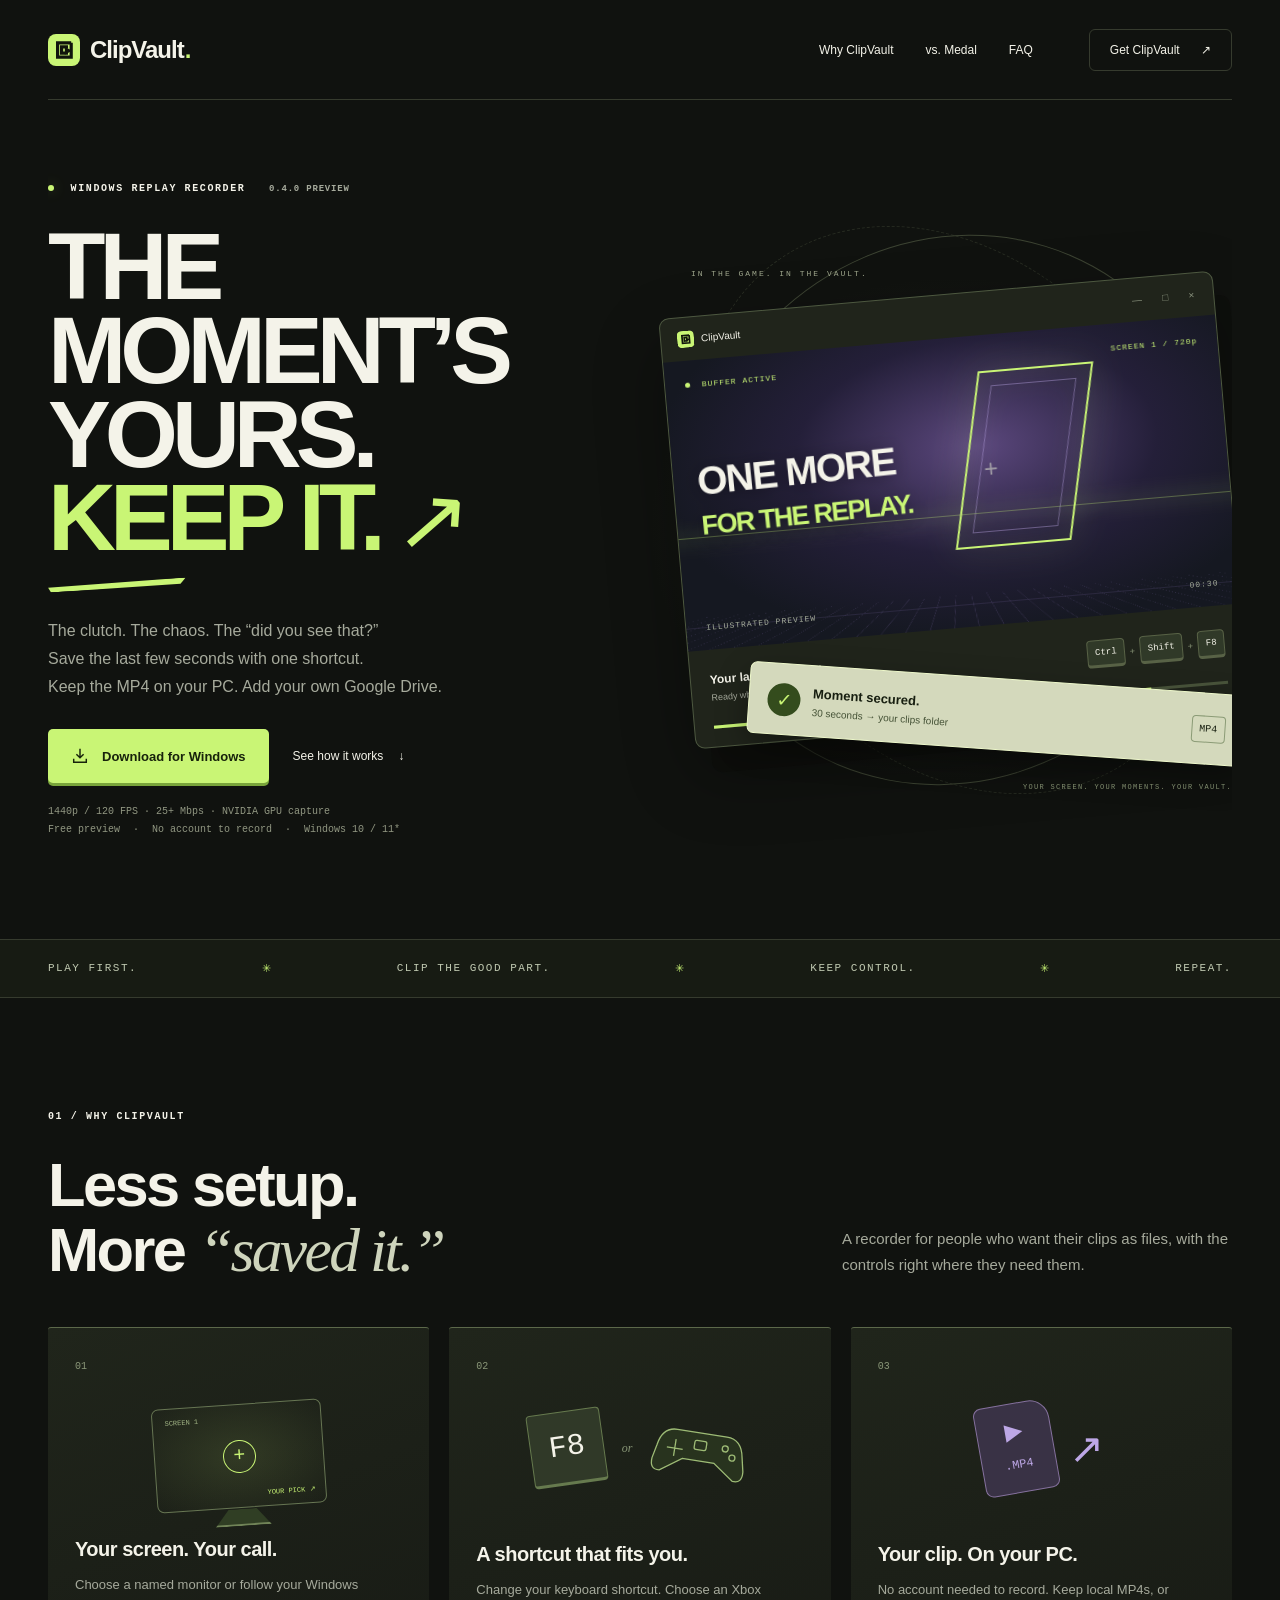
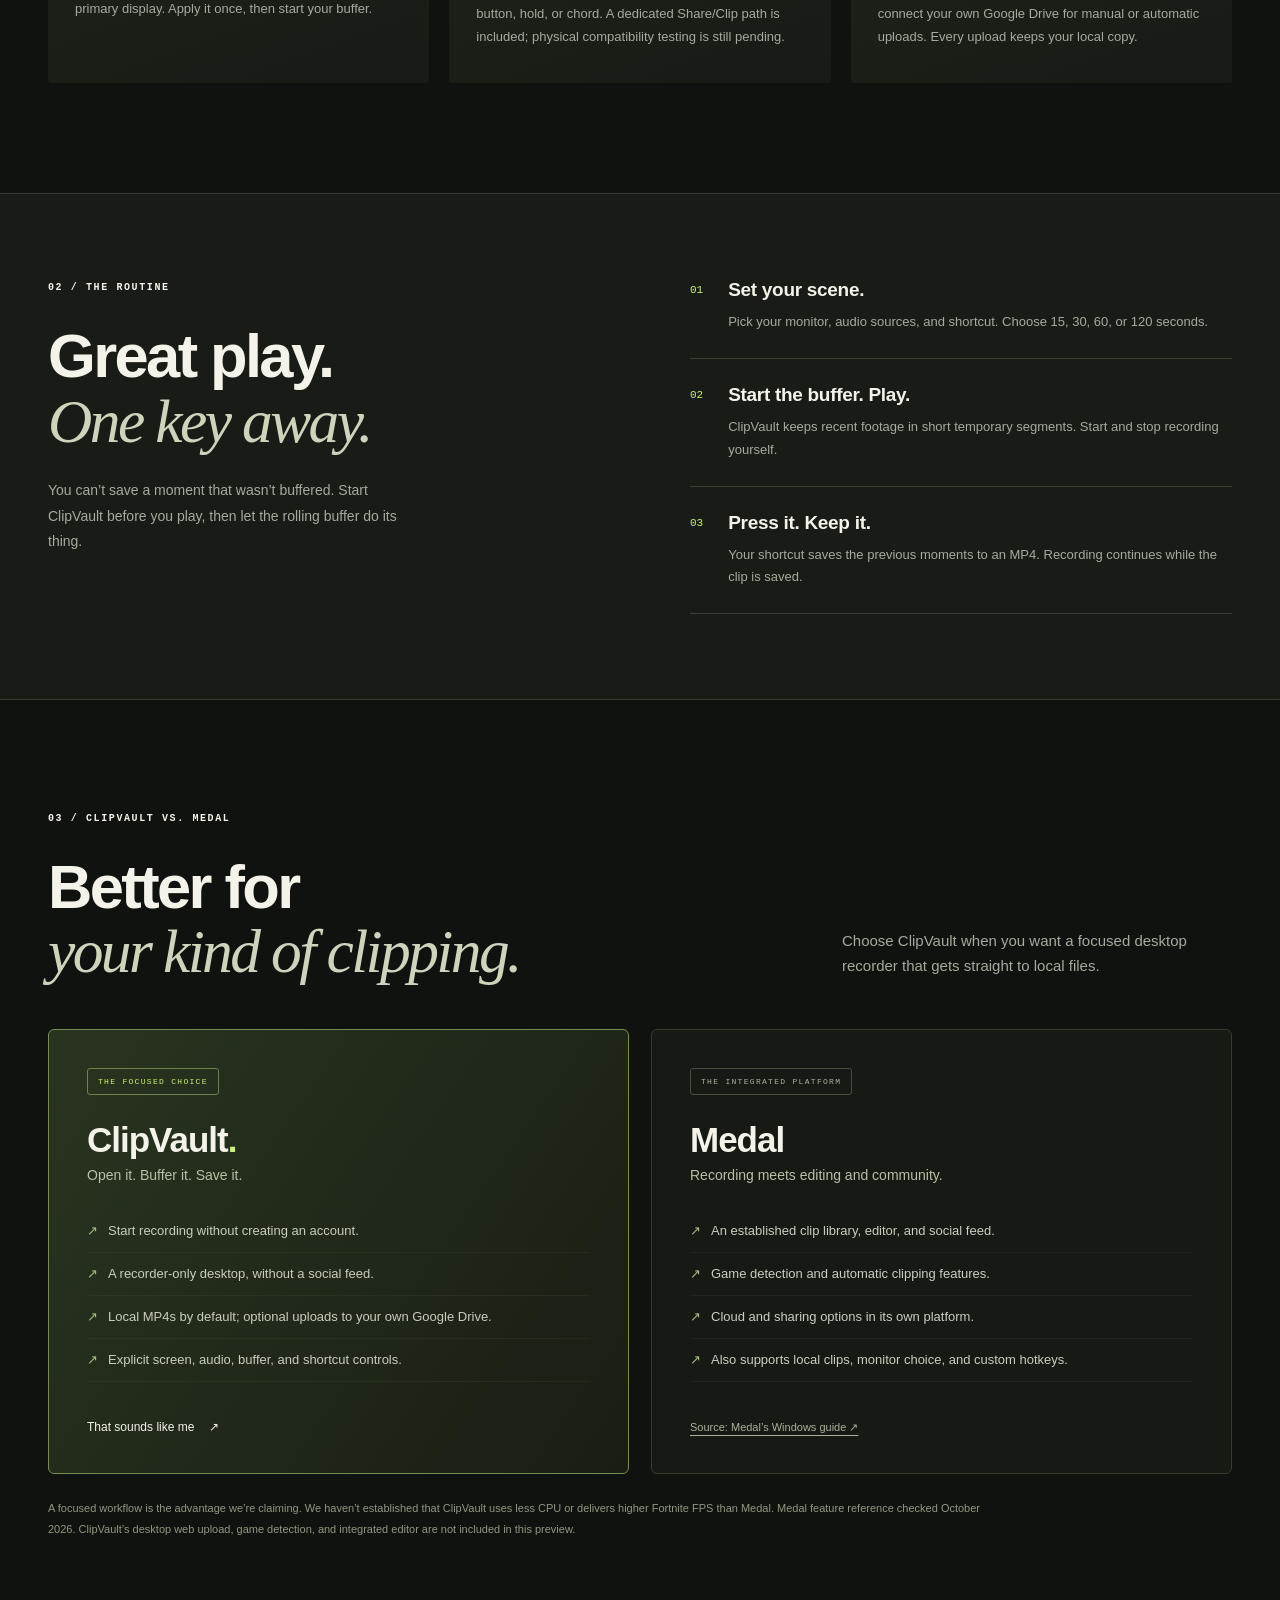
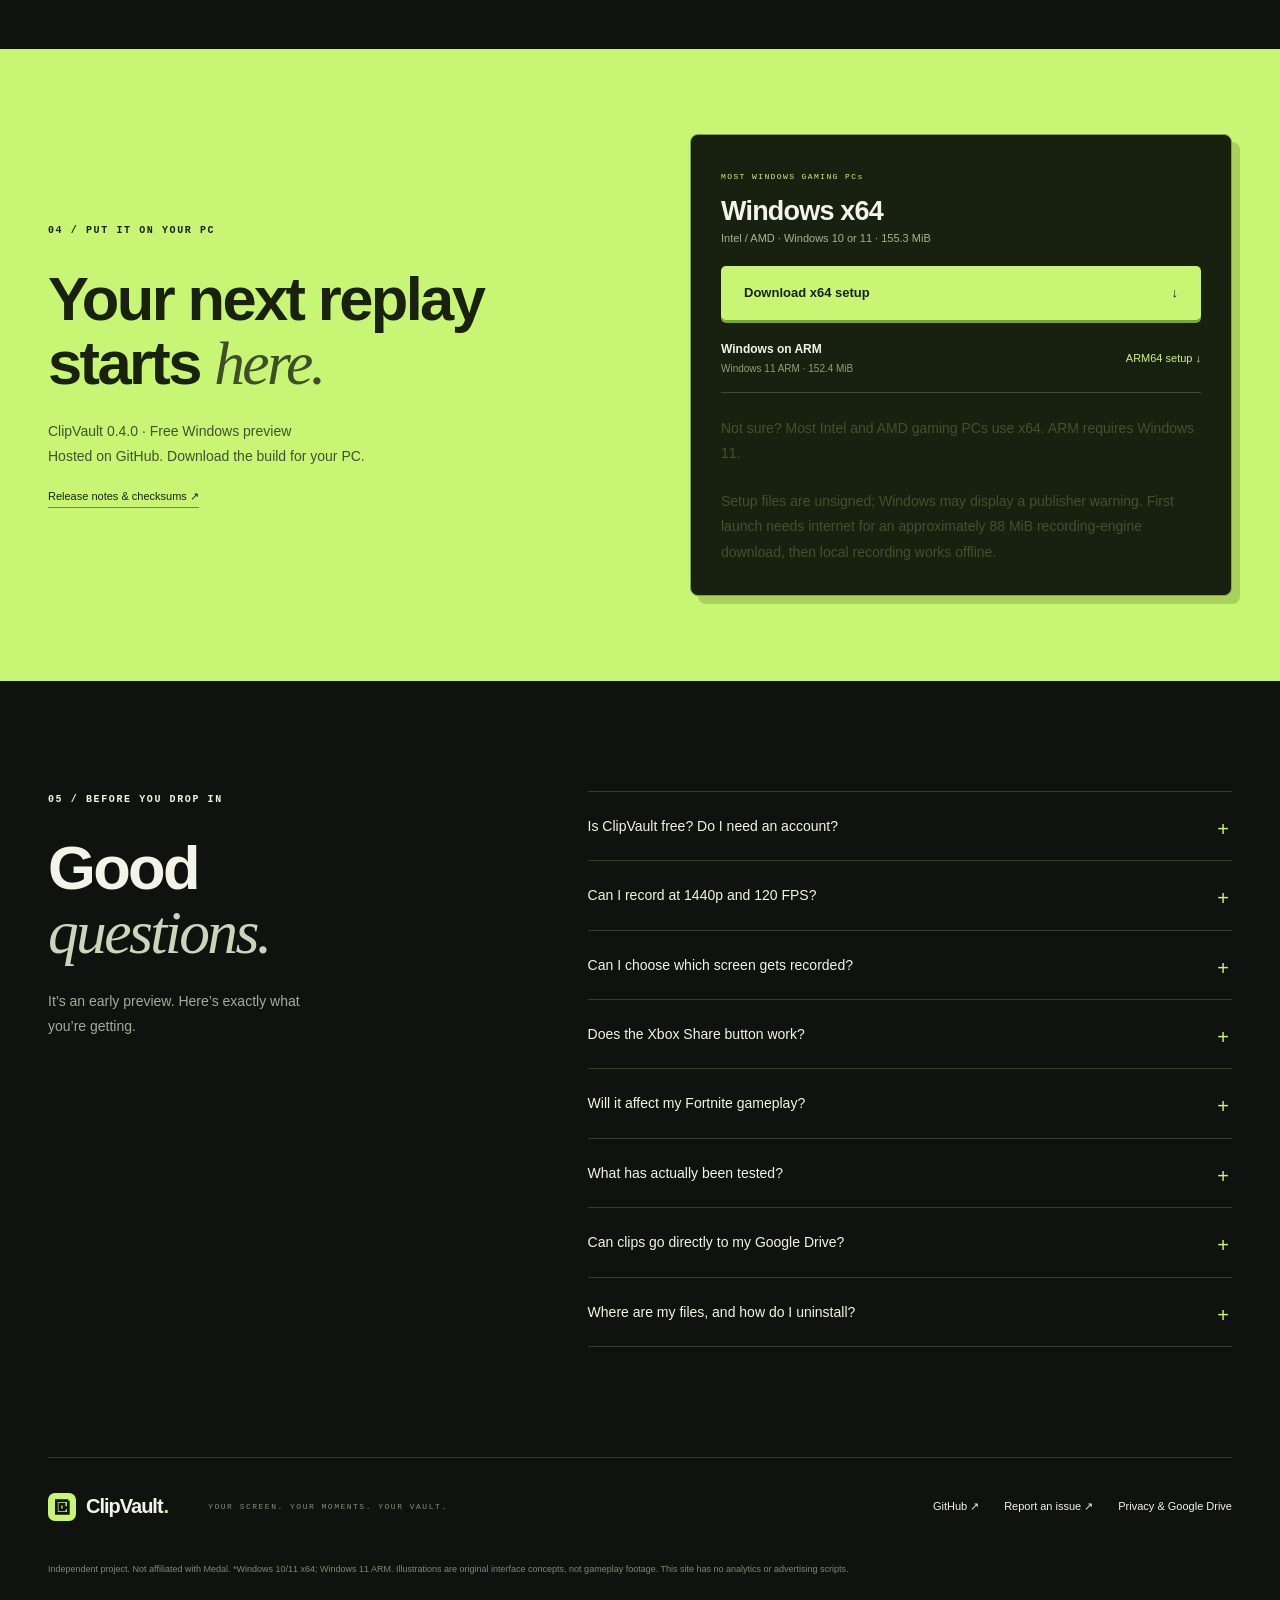
<file: index.html>
<!doctype html>
<html lang="en">
<head>
  <meta charset="utf-8"><meta name="viewport" content="width=device-width, initial-scale=1">
  <meta name="theme-color" content="#10120f">
  <meta http-equiv="Content-Security-Policy" content="default-src 'self'; script-src 'self'; style-src 'self'; img-src 'self'; connect-src 'self'; object-src 'none'; base-uri 'self'; form-action 'none'">
  <meta name="description" content="ClipVault is a focused Windows replay recorder. Pick your screen, set your shortcut, and save the last 15–120 seconds straight to a local MP4. Download the free preview.">
  <link rel="canonical" href="https://jjdelite06.github.io/">
  <meta property="og:title" content="ClipVault — Keep the moment."><meta property="og:description" content="Your screen. Your shortcut. Your replay. A focused Windows clip recorder, with no account needed.">
  <title>ClipVault — Keep the moment.</title>
  <link rel="icon" href="assets/mark.svg" type="image/svg+xml"><link rel="stylesheet" href="styles.css"><script src="app.js" defer></script>
</head>
<body>
  <a class="skip" href="#main">Skip to content</a>
  <header class="nav wrap">
    <a class="brand" href="#" aria-label="ClipVault home"><img src="assets/mark.svg" alt="" width="32" height="32">ClipVault<span>.</span></a>
    <nav aria-label="Main navigation"><a href="#why">Why ClipVault</a><a href="#compare">vs. Medal</a><a href="#questions">FAQ</a></nav>
    <a class="nav-download" href="#download">Get ClipVault <span aria-hidden="true">↗</span></a>
  </header>
  <main id="main">
    <section class="hero wrap">
      <div class="hero-copy">
        <p class="eyebrow"><span class="dot"></span> WINDOWS REPLAY RECORDER <span class="version-tag">0.4.0 PREVIEW</span></p>
        <h1>THE MOMENT’S<br>YOURS.<br><span>KEEP IT.</span><i aria-hidden="true">↗</i></h1>
        <p class="intro">The clutch. The chaos. The “did you see that?”<br>Save the last few seconds with one shortcut.<br>Keep the MP4 on your PC. Add your own Google Drive.</p>
        <div class="hero-actions"><a class="button lime" href="#download"><svg viewBox="0 0 20 20" aria-hidden="true"><path d="M10 2v10m-4-4 4 4 4-4M3 13v4h14v-4"/></svg>Download for Windows</a><a class="text-link" href="#how">See how it works <span>↓</span></a></div>
        <p class="micro">1440p / 120 FPS · 25+ Mbps · NVIDIA GPU capture<br>Free preview <span>·</span> No account to record <span>·</span> Windows 10 / 11*</p>
      </div>
      <div class="hero-art" aria-label="Illustrated preview of the ClipVault recorder. Not recorded gameplay.">
        <div class="orbit orbit-one"></div><div class="orbit orbit-two"></div><div class="art-label">IN THE GAME. IN THE VAULT.</div>
        <div class="clip-window">
          <div class="window-top"><span><img src="assets/mark.svg" alt="" width="17" height="17"> ClipVault</span><span class="window-controls" aria-hidden="true">— &nbsp; □ &nbsp; ×</span></div>
          <div class="arena">
            <div class="arena-grid"></div><div class="portal"></div><div class="horizon"></div><div class="crosshair" aria-hidden="true">+</div>
            <div class="arena-top"><span><i></i> BUFFER ACTIVE</span><span>SCREEN 1 / 720p</span></div>
            <div class="scene-title">ONE MORE<br><em>FOR THE REPLAY.</em></div>
            <div class="arena-bottom"><span>ILLUSTRATED PREVIEW</span><span>00:30</span></div>
          </div>
          <div class="recorder-strip"><div><strong>Your last 30 seconds.</strong><span>Ready when you are.</span></div><div class="keys"><kbd>Ctrl</kbd><b>+</b><kbd>Shift</kbd><b>+</b><kbd>F8</kbd></div></div>
          <div class="buffer-track"><span></span></div>
        </div>
        <div class="saved-card"><span class="save-check" aria-hidden="true">✓</span><div><strong>Moment secured.</strong><span>30 seconds → your clips folder</span></div><span class="file-badge">MP4</span></div>
        <span class="art-caption">YOUR SCREEN. YOUR MOMENTS. YOUR VAULT.</span>
      </div>
    </section>
    <div class="ticker"><div class="wrap"><span>PLAY FIRST.</span><span aria-hidden="true">✳</span><span>CLIP THE GOOD PART.</span><span aria-hidden="true">✳</span><span>KEEP CONTROL.</span><span aria-hidden="true">✳</span><span>REPEAT.</span></div></div>
    <section id="why" class="section wrap">
      <div class="section-heading"><p class="eyebrow">01 / WHY CLIPVAULT</p><h2>Less setup.<br>More <span class="serif">“saved it.”</span></h2><p>A recorder for people who want their clips as files, with the controls right where they need them.</p></div>
      <div class="feature-grid">
        <article class="feature"><span class="feature-no">01</span><div class="mini-monitor" aria-hidden="true"><span>SCREEN 1</span><i></i><small>YOUR PICK ↗</small></div><h3>Your screen. Your call.</h3><p>Choose a named monitor or follow your Windows primary display. Apply it once, then start your buffer.</p></article>
        <article class="feature"><span class="feature-no">02</span><div class="shortcut-visual" aria-hidden="true"><kbd>F8</kbd><span>or</span><svg viewBox="0 0 100 65"><path d="M25 17Q10 17 7 35L4 49Q3 61 13 60L34 45h32l21 15q10 1 9-11l-3-14q-3-18-18-18z"/><path d="M25 27v17m-8-8h16"/><circle cx="75" cy="29" r="3"/><circle cx="83" cy="37" r="3"/><rect x="44" y="25" width="12" height="9" rx="2"/></svg></div><h3>A shortcut that fits you.</h3><p>Change your keyboard shortcut. Choose an Xbox button, hold, or chord. A dedicated Share/Clip path is included; physical compatibility testing is still pending.</p></article>
        <article class="feature"><span class="feature-no">03</span><div class="file-visual" aria-hidden="true"><div><span>▶</span><strong>.MP4</strong></div><i>↗</i></div><h3>Your clip. On your PC.</h3><p>No account needed to record. Keep local MP4s, or connect your own Google Drive for manual or automatic uploads. Every upload keeps your local copy.</p></article>
      </div>
    </section>
    <section id="how" class="how-section"><div class="wrap how-layout"><div><p class="eyebrow">02 / THE ROUTINE</p><h2>Great play.<br><span class="serif">One key away.</span></h2><p>You can’t save a moment that wasn’t buffered. Start ClipVault before you play, then let the rolling buffer do its thing.</p></div><ol class="steps"><li><span>01</span><div><h3>Set your scene.</h3><p>Pick your monitor, audio sources, and shortcut. Choose 15, 30, 60, or 120 seconds.</p></div></li><li><span>02</span><div><h3>Start the buffer. Play.</h3><p>ClipVault keeps recent footage in short temporary segments. Start and stop recording yourself.</p></div></li><li><span>03</span><div><h3>Press it. Keep it.</h3><p>Your shortcut saves the previous moments to an MP4. Recording continues while the clip is saved.</p></div></li></ol></div></section>
    <section id="compare" class="section wrap comparison">
      <div class="section-heading"><p class="eyebrow">03 / CLIPVAULT VS. MEDAL</p><h2>Better for<br><span class="serif">your kind of clipping.</span></h2><p>Choose ClipVault when you want a focused desktop recorder that gets straight to local files.</p></div>
      <div class="compare-cards"><article class="compare-card ours"><span class="pill">THE FOCUSED CHOICE</span><h3>ClipVault<span>.</span></h3><p class="compare-lede">Open it. Buffer it. Save it.</p><ul><li>Start recording without creating an account.</li><li>A recorder-only desktop, without a social feed.</li><li>Local MP4s by default; optional uploads to your own Google Drive.</li><li>Explicit screen, audio, buffer, and shortcut controls.</li></ul><a href="#download" class="text-link">That sounds like me <span>↗</span></a></article><article class="compare-card"><span class="pill neutral">THE INTEGRATED PLATFORM</span><h3>Medal</h3><p class="compare-lede">Recording meets editing and community.</p><ul><li>An established clip library, editor, and social feed.</li><li>Game detection and automatic clipping features.</li><li>Cloud and sharing options in its own platform.</li><li>Also supports local clips, monitor choice, and custom hotkeys.</li></ul><a href="https://support.medal.tv/support/solutions/articles/48000959661-getting-started-with-medal-on-windows" class="source-link" target="_blank" rel="noopener noreferrer">Source: Medal’s Windows guide ↗</a></article></div>
      <p class="compare-note">A focused workflow is the advantage we’re claiming. We haven’t established that ClipVault uses less CPU or delivers higher Fortnite FPS than Medal. Medal feature reference checked October 2026. ClipVault’s desktop web upload, game detection, and integrated editor are not included in this preview.</p>
    </section>
    <section id="download" class="download-section"><div class="wrap download-layout"><div><p class="eyebrow">04 / PUT IT ON YOUR PC</p><h2>Your next replay<br>starts <span class="serif">here.</span></h2><p>ClipVault 0.4.0 · Free Windows preview<br>Hosted on GitHub. Download the build for your PC.</p><a class="release-link" href="https://github.com/JJDELITE06/clipvault/releases/tag/v0.4.0">Release notes &amp; checksums ↗</a></div><div class="download-box">
        <div class="download-choice"><span class="choice-label">MOST WINDOWS GAMING PCs</span><h3>Windows x64</h3><p>Intel / AMD · Windows 10 or 11 · <span data-size="x64">155 MB</span></p><a class="button lime full" data-download="x64" href="https://github.com/JJDELITE06/clipvault/releases/download/v0.4.0/ClipVault-0.4.0-Setup-x64.exe">Download x64 setup <span aria-hidden="true">↓</span></a></div>
        <div class="arm-choice"><div><strong>Windows on ARM</strong><span>Windows 11 ARM · <span data-size="arm64">152 MB</span></span></div><a data-download="arm64" href="https://github.com/JJDELITE06/clipvault/releases/download/v0.4.0/ClipVault-0.4.0-Setup-arm64.exe">ARM64 setup ↓</a></div>
        <p class="download-help" id="platform-hint">Not sure? Most Intel and AMD gaming PCs use x64. ARM requires Windows 11.</p>
        <p class="download-small">Setup files are unsigned; Windows may display a publisher warning. First launch needs internet for an approximately 88 MiB recording-engine download, then local recording works offline.</p>
      </div></div></section>
    <section id="questions" class="section wrap faq-layout"><div><p class="eyebrow">05 / BEFORE YOU DROP IN</p><h2>Good<br><span class="serif">questions.</span></h2><p>It’s an early preview. Here’s exactly what you’re getting.</p></div><div class="faq-list">
      <details><summary>Is ClipVault free? Do I need an account?</summary><p>The 0.4.0 desktop preview is free to download. No account is needed for local recording, and uploads stay off unless you enable them. Optional Google Drive connection uses your own Google account and storage. There’s no payment or subscription in this release.</p></details>
      <details><summary>Can I record at 1440p and 120 FPS?</summary><p>Yes. The recorder includes 1440p and 120 FPS options, plus a Quality preset at 80 Mbps. Bitrate starts at 25 Mbps and goes up to 120 Mbps; the Quality preset uses 80 Mbps. Eligible NVIDIA captures now keep native-size frames on the GPU, with compatibility fallback. This path still needs testing on the RTX 5060 Ti. Audio uses continuous sample timing and larger ordered batches to reduce choppiness. Smaller sources keep their aspect ratio without upscaling. Sustained 120 FPS depends on your display, game and encoder headroom; check the live capture FPS. A real FFmpeg test preserved distinct 1440p/120 FPS motion and continuous audio through recording and MP4 export. This is not a Fortnite performance benchmark.</p></details>
      <details><summary>Can I choose which screen gets recorded?</summary><p>Yes. Open Recorder settings → Screen to record, pick your named monitor or Follow Windows primary screen, then Apply settings while stopped. Start the buffer afterward. Recording stops if the selected display disconnects. Multiple-monitor placement has logic tests; a physical two-monitor check remains pending.</p></details>
      <details><summary>Does the Xbox Share button work?</summary><p>There’s a dedicated Windows GameInput path for Share/Clip and Guide, alongside standard Xbox button mapping. API availability was checked, but physical Share-button tests are still pending. Firmware, Windows, and USB/Bluetooth connections can affect support. Game Bar may also respond to the button.</p></details>
      <details><summary>Will it affect my Fortnite gameplay?</summary><p>Recording uses CPU, GPU, and disk resources. Start with the Gaming preset: 720p, 30 FPS, 25 Mbps. Fortnite frame times and FPS have not been benchmarked against Medal. Hardware encoding availability depends on your PC; CPU fallback is included. Heavy load can stop recording if audio falls behind.</p></details>
      <details><summary>What has actually been tested?</summary><p>97 logic and API tests pass across the project. Installer checks, engine download and offline reuse, saved monitor preference, and an installed Windows ARM64 15-second MP4 save/decode have been exercised. Recording continued during saving. The audio pipeline passed a prior 0.3.0 installed-app check within 104 ms. The 0.3.1 save/decode succeeded, but fresh synchronization testing was inconclusive because the expected pattern could not be isolated. A real Google Drive test verified the exact uploaded file checksum, local copy retention, and pause/resume while recording was marked active. Device-specific timing, native x64 gaming, and physical controller testing still need wider checks.</p></details>
      <details><summary>Can clips go directly to my Google Drive?</summary><p>Yes. Connect Google Drive under Your clips. Your storage., then choose manual uploads or automatic uploads for new saves. Local-only is the default, and every upload keeps the local MP4. Uploads go directly to your private ClipVault folder in your own Drive. Pause while recording is enabled by default; stop the buffer to let uploads run. A separate 1–50 Mbps upload limit defaults to 5 Mbps. Google may show the publisher identity on its consent screen until ClipVault’s optional custom branding review is complete. Google storage limits apply. Built-in trimming, automatic game detection and ClipVault-web feed uploads are not included.</p></details>
      <details><summary>Where are my files, and how do I uninstall?</summary><p>Clips save to Videos/ClipVault by default, or your selected output folder. Use Open clips folder in the app. Closing the window keeps ClipVault in the tray; choose Quit ClipVault to exit. Remove it through Windows Installed apps. Your clips and preferences are preserved.</p></details>
    </div></section>
  </main>
  <footer class="footer wrap"><a class="brand" href="#"><img src="assets/mark.svg" alt="" width="28" height="28">ClipVault<span>.</span></a><p>YOUR SCREEN. YOUR MOMENTS. YOUR VAULT.</p><div><a href="https://github.com/JJDELITE06/clipvault">GitHub ↗</a><a href="https://github.com/JJDELITE06/clipvault/issues">Report an issue ↗</a><a href="privacy.html">Privacy &amp; Google Drive</a></div><small>Independent project. Not affiliated with Medal. *Windows 10/11 x64; Windows 11 ARM. Illustrations are original interface concepts, not gameplay footage. This site has no analytics or advertising scripts.</small></footer>
</body>
</html>
</file>
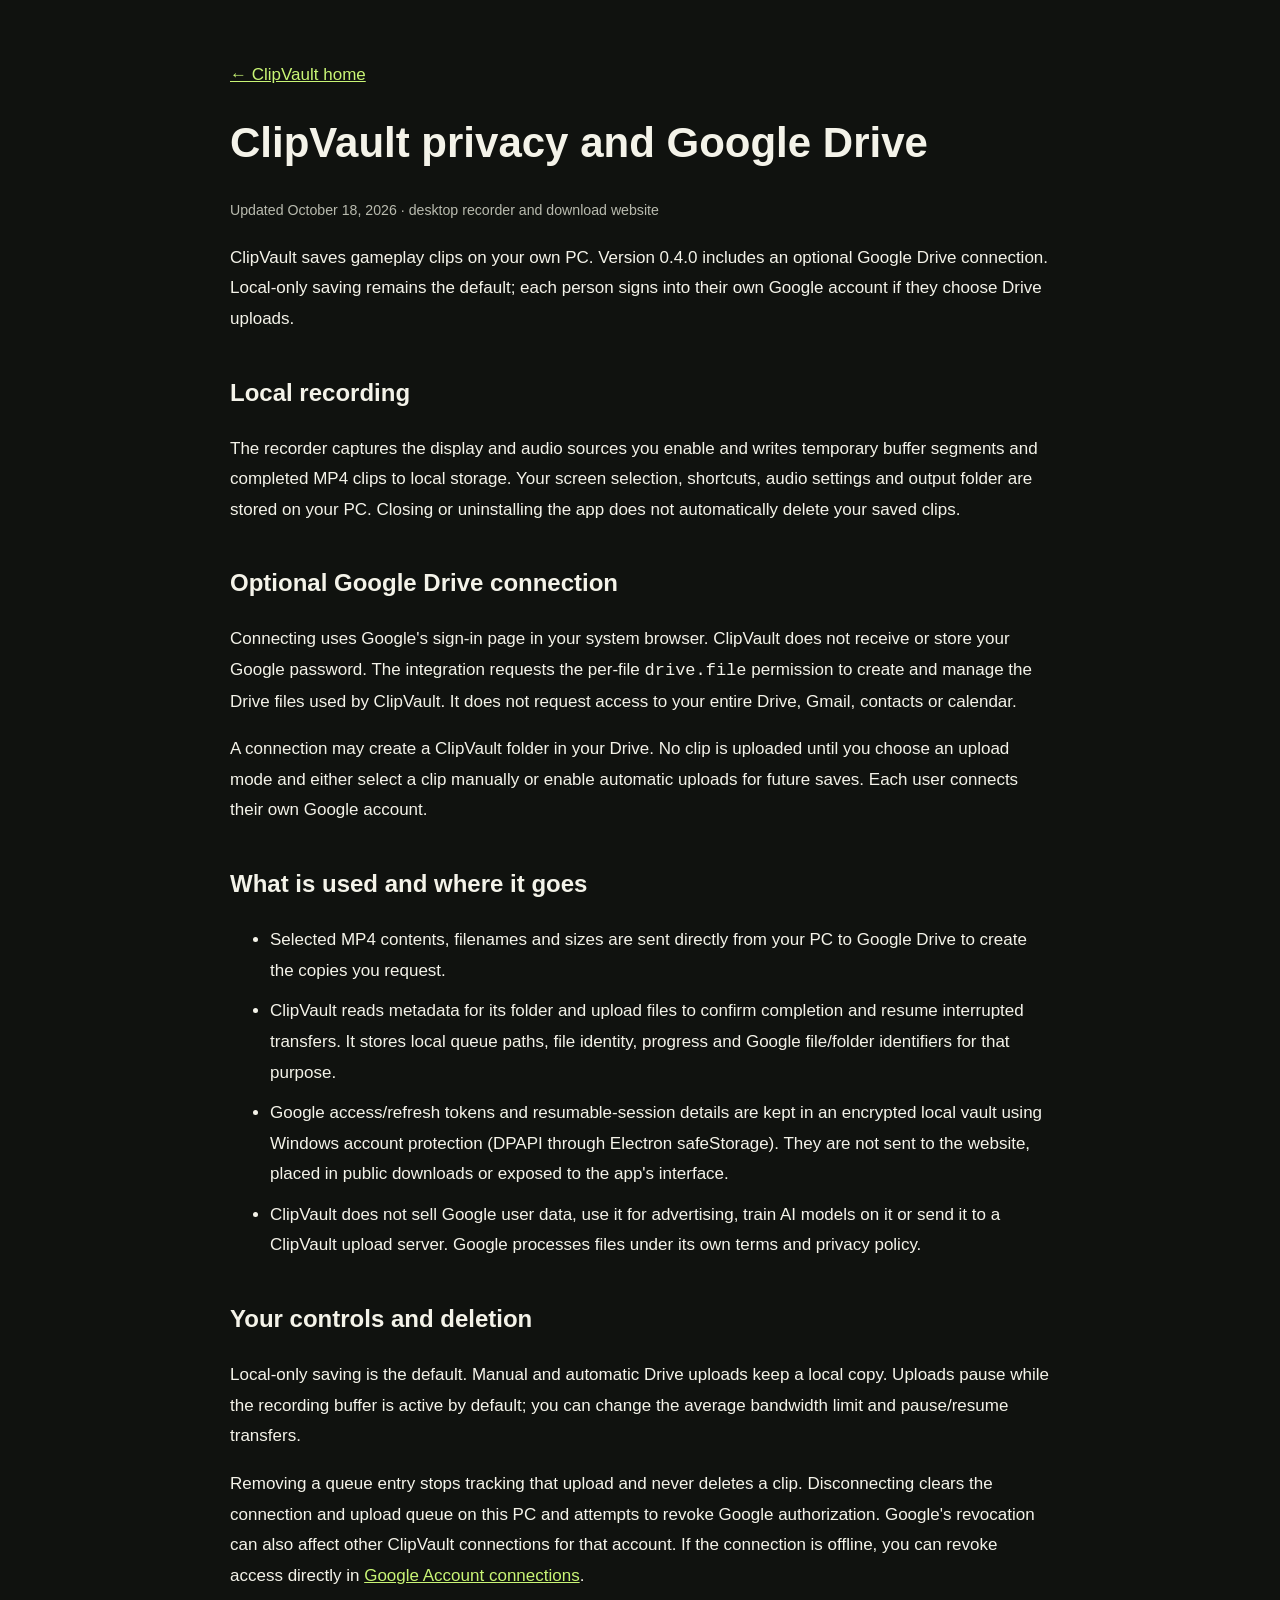
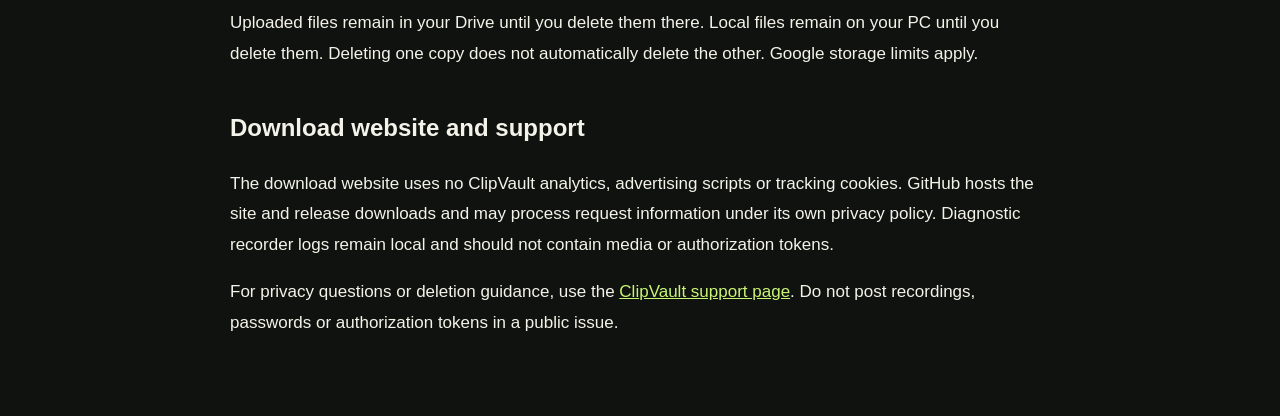
<file: privacy.html>
<!doctype html><html lang="en"><head><meta charset="utf-8"><meta name="viewport" content="width=device-width, initial-scale=1"><meta http-equiv="Content-Security-Policy" content="default-src 'self'; style-src 'self' 'unsafe-inline'; img-src 'self'; object-src 'none'; base-uri 'self'; form-action 'none'"><title>ClipVault privacy and Google Drive</title><link rel="icon" href="assets/mark.svg" type="image/svg+xml"><style>body{margin:0;background:#10120f;color:#f4f3e9;font:17px/1.8 Arial,sans-serif}main{max-width:820px;margin:auto;padding:60px 24px}h1{font-size:42px;line-height:1.15}h2{margin-top:36px;font-size:24px}a{color:#c9f575}small{color:#b9bbaF}li{margin:10px 0}</style></head><body><main><a href="./">← ClipVault home</a><h1>ClipVault privacy and Google Drive</h1><small>Updated October 18, 2026 · desktop recorder and download website</small><p>ClipVault saves gameplay clips on your own PC. Version 0.4.0 includes an optional Google Drive connection. Local-only saving remains the default; each person signs into their own Google account if they choose Drive uploads.</p><h2>Local recording</h2><p>The recorder captures the display and audio sources you enable and writes temporary buffer segments and completed MP4 clips to local storage. Your screen selection, shortcuts, audio settings and output folder are stored on your PC. Closing or uninstalling the app does not automatically delete your saved clips.</p><h2>Optional Google Drive connection</h2><p>Connecting uses Google's sign-in page in your system browser. ClipVault does not receive or store your Google password. The integration requests the per-file <code>drive.file</code> permission to create and manage the Drive files used by ClipVault. It does not request access to your entire Drive, Gmail, contacts or calendar.</p><p>A connection may create a ClipVault folder in your Drive. No clip is uploaded until you choose an upload mode and either select a clip manually or enable automatic uploads for future saves. Each user connects their own Google account.</p><h2>What is used and where it goes</h2><ul><li>Selected MP4 contents, filenames and sizes are sent directly from your PC to Google Drive to create the copies you request.</li><li>ClipVault reads metadata for its folder and upload files to confirm completion and resume interrupted transfers. It stores local queue paths, file identity, progress and Google file/folder identifiers for that purpose.</li><li>Google access/refresh tokens and resumable-session details are kept in an encrypted local vault using Windows account protection (DPAPI through Electron safeStorage). They are not sent to the website, placed in public downloads or exposed to the app's interface.</li><li>ClipVault does not sell Google user data, use it for advertising, train AI models on it or send it to a ClipVault upload server. Google processes files under its own terms and privacy policy.</li></ul><h2>Your controls and deletion</h2><p>Local-only saving is the default. Manual and automatic Drive uploads keep a local copy. Uploads pause while the recording buffer is active by default; you can change the average bandwidth limit and pause/resume transfers.</p><p>Removing a queue entry stops tracking that upload and never deletes a clip. Disconnecting clears the connection and upload queue on this PC and attempts to revoke Google authorization. Google's revocation can also affect other ClipVault connections for that account. If the connection is offline, you can revoke access directly in <a href="https://myaccount.google.com/connections">Google Account connections</a>.</p><p>Uploaded files remain in your Drive until you delete them there. Local files remain on your PC until you delete them. Deleting one copy does not automatically delete the other. Google storage limits apply.</p><h2>Download website and support</h2><p>The download website uses no ClipVault analytics, advertising scripts or tracking cookies. GitHub hosts the site and release downloads and may process request information under its own privacy policy. Diagnostic recorder logs remain local and should not contain media or authorization tokens.</p><p>For privacy questions or deletion guidance, use the <a href="https://github.com/JJDELITE06/clipvault/issues">ClipVault support page</a>. Do not post recordings, passwords or authorization tokens in a public issue.</p></main></body></html>
</file>
<file: styles.css>
:root{--bg:#10120f;--panel:#1a1d17;--text:#f4f3e9;--muted:#a6aa9c;--line:#363b2e;--lime:#c9f575;--violet:#bda7e6;font-family:Arial,Helvetica,sans-serif;color:var(--text);background:var(--bg);color-scheme:dark;font-synthesis:none}*{box-sizing:border-box}html{scroll-behavior:smooth;scroll-padding-top:28px}body{margin:0}a{color:inherit;text-decoration:none}button,a,summary{-webkit-tap-highlight-color:transparent}a:focus-visible,summary:focus-visible{outline:3px solid var(--lime);outline-offset:6px}a:hover{color:var(--lime)}::selection{color:var(--bg);background:var(--lime)}.wrap{width:min(1280px,calc(100% - 96px));margin:auto}.nav{height:100px;display:flex;align-items:center;gap:56px;border-bottom:1px solid var(--line)}.brand{display:inline-flex;align-items:center;gap:10px;font-size:24px;font-weight:750;letter-spacing:-1px}.brand span{color:var(--lime);margin-left:-9px}.nav nav{display:flex;gap:32px;margin-left:auto;font-size:12px}.nav-download{padding:13px 20px;border:1px solid var(--line);border-radius:6px;font-size:12px}.nav-download span{margin-left:18px}.hero{min-height:744px;display:grid;grid-template-columns:1.05fr 1fr;align-items:center;gap:44px;padding:80px 0 100px;overflow:visible}.eyebrow{font:10px/1.7 'Courier New',monospace;letter-spacing:1.6px;font-weight:bold;margin:0 0 28px}.dot{display:inline-block;width:6px;height:6px;background:var(--lime);border-radius:50%;margin-right:9px;box-shadow:0 0 14px #c9f57555}.version-tag{color:var(--muted);font-size:9px;letter-spacing:.8px;white-space:nowrap;margin-left:16px}h1{font-size:clamp(64px,7.35vw,106px);line-height:.89;letter-spacing:-6px;margin:0;font-weight:900;position:relative}h1>span{color:var(--lime)}h1>i{display:inline-block;color:var(--lime);font-weight:400;font-style:normal;font-size:89px;transform:rotate(4deg);margin-left:16px}h1:after{content:'';display:block;width:138px;height:8px;background:var(--lime);transform:rotate(-3deg);margin-top:21px;clip-path:polygon(0 38%,100% 0,96% 75%,2% 100%)}.intro{font-size:16px;line-height:1.75;color:var(--muted);margin:28px 0}.hero-actions{display:flex;align-items:center;gap:24px}.button{display:inline-flex;align-items:center;justify-content:center;gap:13px;min-height:54px;padding:15px 23px;border-radius:5px;font-size:13px;font-weight:700;transition:transform .18s,background .18s}.button:hover{transform:translateY(-2px)}.lime{background:var(--lime);color:#17220b;box-shadow:0 3px 0 #79a43b}.lime:hover{color:#17220b;background:#dcffa2}.button svg{width:18px;height:18px;fill:none;stroke:currentColor;stroke-width:1.6}.text-link{font-size:12px;display:inline-flex;gap:15px;align-items:center}.micro{font:10px/1.8 'Courier New',monospace;color:#919782;margin:20px 0 0}.micro span{margin:0 7px}.hero-art{position:relative;min-width:0;padding-top:40px;padding-bottom:65px;isolation:isolate}.hero-art:before{content:'';position:absolute;inset:6% -8% -1%;background:radial-gradient(ellipse,#65634c2e,transparent 67%);z-index:-3}.orbit{position:absolute;border:1px solid #3c4332;z-index:-2;border-radius:50%;inset:0 15px;transform:rotate(35deg)}.orbit-two{inset:-25px 45px;transform:rotate(-35deg);border-style:dashed;opacity:.5}.art-label{font:8px 'Courier New',monospace;letter-spacing:2px;color:#9fa78d;margin:0 0 16px 15px}.clip-window{background:#20241b;border:1px solid #4d5840;border-radius:10px;overflow:hidden;transform:rotate(-5deg);box-shadow:15px 25px 0 #090b0855,0 28px 70px #0005}.window-top{height:43px;padding:0 16px;display:flex;align-items:center;justify-content:space-between;font-size:10px}.window-top>span:first-child{display:flex;gap:7px;align-items:center}.window-controls{color:#8b947f;letter-spacing:3px}.arena{height:290px;position:relative;background:radial-gradient(ellipse at 55% 38%,#5c487e 0,#241f39 42%,#151821 75%);overflow:hidden}.arena-grid{position:absolute;inset:25% -60% -100%;transform:perspective(160px) rotateX(52deg);background:linear-gradient(#8771b938 1px,transparent 1px),linear-gradient(90deg,#8771b938 1px,transparent 1px);background-size:35px 35px}.portal{position:absolute;top:36px;left:53%;width:116px;height:176px;border:2px solid var(--lime);transform:skew(-12deg);box-shadow:0 0 40px #c9f5751a,inset 0 0 35px #c9f57515}.portal:before{content:'';position:absolute;inset:13px;border:1px solid #bda7e66b}.horizon{position:absolute;left:-10%;right:-10%;height:1px;top:61%;background:#c9f57555;box-shadow:0 0 17px #c9f575}.arena-top,.arena-bottom{position:absolute;left:20px;right:20px;display:flex;justify-content:space-between;font:8px 'Courier New',monospace;letter-spacing:1px}.arena-top{top:20px;color:#c9f575}.arena-top i{display:inline-block;width:5px;height:5px;background:#c9f575;border-radius:50%;margin-right:6px}.arena-bottom{bottom:18px;color:#a6ad9b}.crosshair{position:absolute;left:56%;top:42%;font:24px monospace;color:#e8efd68c}.scene-title{position:absolute;left:24px;top:100px;font-size:39px;font-weight:900;line-height:1.02;letter-spacing:-1.7px;transform:rotate(-1deg);text-shadow:0 2px 20px #0007}.scene-title em{font-size:27px;color:var(--lime);font-style:normal}.recorder-strip{display:flex;align-items:center;justify-content:space-between;padding:23px 19px;gap:12px}.recorder-strip strong{display:block;font-size:12px}.recorder-strip>div>span{font-size:9px;color:var(--muted);display:block;margin-top:6px}.keys{display:flex;align-items:center;gap:5px}.keys b{font-weight:400;color:#859174;font-size:9px}kbd{font-family:'Courier New',monospace;background:#303928;border:1px solid #586246;border-bottom:3px solid #586246;border-radius:4px;padding:7px;font-size:9px;white-space:nowrap}.buffer-track{height:3px;background:#49543b;margin:0 19px 18px}.buffer-track span{display:block;width:85%;height:3px;background:var(--lime)}.saved-card{position:absolute;left:13%;right:-13px;bottom:41px;display:flex;align-items:center;gap:12px;padding:18px;background:#d4d9bc;color:#171e10;border:1px solid #eff9cc;transform:rotate(4deg);border-radius:7px;box-shadow:0 12px 32px #0005}.saved-card strong{font-size:13px}.saved-card div>span{display:block;margin-top:5px;font-size:10px;color:#465337}.save-check{display:grid;place-items:center;width:33px;height:33px;border-radius:50%;background:#344c1d;color:var(--lime);font-size:19px}.file-badge{margin-left:auto;font:10px monospace;border:1px solid #8b9b76;border-radius:4px;padding:7px}.art-caption{position:absolute;bottom:0;right:0;font:7px 'Courier New',monospace;letter-spacing:1.3px;color:#818d6f}.ticker{border-top:1px solid var(--line);border-bottom:1px solid var(--line);background:#171b13}.ticker>.wrap{display:flex;justify-content:space-between;gap:20px;padding:22px 0;font:11px 'Courier New',monospace;letter-spacing:1.5px;color:#c0c9b1}.ticker span:nth-child(even){color:var(--lime)}.section{padding:110px 0}.section-heading{display:grid;grid-template-columns:1fr 1fr;column-gap:100px;align-items:end;margin-bottom:45px}.section-heading .eyebrow{grid-column:1/-1}.section-heading>p:last-child{max-width:390px;margin:0 0 5px auto;color:var(--muted);font-size:15px;line-height:1.7}h2{font-size:clamp(39px,4.8vw,64px);font-weight:700;letter-spacing:-2.6px;line-height:1.05;margin:0}.serif{font-family:Georgia,'Times New Roman',serif;font-style:italic;font-weight:400;color:#ced4bc}.feature-grid{display:grid;grid-template-columns:repeat(3,1fr);gap:20px}.feature{position:relative;border-top:1px solid #5c684a;padding:27px 27px 35px;background:linear-gradient(160deg,#20251b,#181b15);border-radius:3px}.feature-no{font:10px 'Courier New',monospace;color:#8a9778}.feature h3{font-size:20px;letter-spacing:-.5px;margin:30px 0 12px}.feature p{font-size:13px;color:var(--muted);line-height:1.8;margin:0}.mini-monitor,.shortcut-visual,.file-visual{height:130px;margin:10px 0 0;display:flex;align-items:center;justify-content:center}.mini-monitor{height:104px;width:170px;position:relative;border:1px solid #677653;border-radius:7px;margin:31px auto 5px;transform:rotate(-4deg);background:radial-gradient(ellipse,#5c6c3b55,transparent)}.mini-monitor:after{content:'';position:absolute;top:104px;width:70px;height:15px;border-bottom:2px solid #718458;clip-path:polygon(30% 0,70% 0,90% 100%,10% 100%);background:#303e24}.mini-monitor span{position:absolute;left:12px;top:10px;font:7px monospace;color:#a2b585}.mini-monitor i{width:33px;height:33px;border:1px solid var(--lime);border-radius:50%;position:relative}.mini-monitor i:after{content:'+';font:20px monospace;position:absolute;top:3px;left:10px;color:var(--lime)}.mini-monitor small{position:absolute;bottom:9px;right:10px;font:7px monospace;color:#c9f575}.shortcut-visual{gap:18px}.shortcut-visual kbd{font-size:30px;padding:18px;border-color:#667a4e;transform:rotate(-8deg)}.shortcut-visual>span{font:12px Georgia,serif;color:#879575;font-style:italic}.shortcut-visual svg{width:100px;fill:#28331e;stroke:#9dbb75;stroke-width:1.3;transform:rotate(9deg)}.file-visual{gap:15px}.file-visual>div{width:75px;height:90px;background:#393245;color:var(--violet);border:1px solid #85719e;border-radius:8px 20px 8px 8px;transform:rotate(-10deg);text-align:center;padding-top:13px}.file-visual span{display:block;font-size:23px;margin-bottom:10px}.file-visual strong{font:12px monospace}.file-visual i{font-size:42px;color:var(--violet);font-style:normal}.how-section{border-block:1px solid var(--line);background:#191c16}.how-layout{display:grid;grid-template-columns:1fr 1fr;gap:100px;padding-block:85px}.how-layout>div>p:last-child{max-width:360px;color:var(--muted);font-size:14px;line-height:1.8;margin-top:25px}.steps{list-style:none;margin:0;padding:0}.steps li{display:flex;gap:25px;padding:25px 0;border-bottom:1px solid #3b4232}.steps li:first-child{padding-top:0}.steps li>span{font:11px monospace;color:var(--lime);padding-top:5px}.steps h3{font-size:19px;margin:0 0 10px;letter-spacing:-.3px}.steps p{font-size:13px;color:var(--muted);line-height:1.7;margin:0}.compare-cards{display:grid;grid-template-columns:1fr 1fr;gap:22px}.compare-card{padding:38px;border:1px solid var(--line);border-radius:6px;background:#161914}.compare-card.ours{border-color:#778c52;background:linear-gradient(125deg,#293420,#181e13)}.pill{display:inline-block;color:var(--lime);font:8px monospace;letter-spacing:1.3px;padding:8px 10px;border:1px solid #6e824e;border-radius:3px}.pill.neutral{color:#acb39e;border-color:#464f3b}.compare-card h3{font-size:35px;letter-spacing:-1px;margin:25px 0 7px}.compare-card h3 span{color:var(--lime)}.compare-lede{color:#b7c1a7;font-size:14px;margin:0}.compare-card ul{list-style:none;margin:27px 0 35px;padding:0}.compare-card li{font-size:13px;line-height:1.7;padding:10px 0 10px 21px;border-bottom:1px solid #4d5a392e;color:#c9cebf;position:relative}.compare-card li:before{content:'↗';position:absolute;left:0;color:#a7bd83}.source-link{font-size:11px;color:#a7b298;text-decoration:underline;text-underline-offset:4px}.compare-note{font-size:11px;line-height:1.85;color:#8e9980;max-width:950px;margin:24px 0 0}.download-section{background:var(--lime);color:#19220e;padding:85px 0}.download-layout{display:grid;grid-template-columns:1fr 1fr;gap:100px;align-items:center}.download-section .serif{color:#3d4e28}.download-layout>div>p:not(.eyebrow){font-size:14px;line-height:1.8;color:#42522d;margin-top:23px}.release-link{display:inline-block;margin-top:7px;font-size:11px;border-bottom:1px solid #718853;padding-bottom:4px}.download-section a:hover{color:#486224}.download-box{background:#182010;color:var(--text);padding:30px;border:1px solid #879f62;border-radius:8px;box-shadow:8px 8px 0 #a8d25a}.choice-label{font:8px monospace;letter-spacing:1.4px;color:#c9f575}.download-choice h3{font-size:27px;margin:13px 0 5px;letter-spacing:-.8px}.download-choice p{font-size:11px;color:#a6b293;margin:0 0 22px}.full{width:100%;justify-content:space-between}.arm-choice{display:flex;gap:15px;align-items:center;justify-content:space-between;padding:22px 0 18px;border-bottom:1px solid #3d4d2d}.arm-choice strong{display:block;font-size:12px}.arm-choice div>span{display:block;font-size:10px;color:#8f9e7a;margin-top:7px}.arm-choice>a{font-size:11px;color:var(--lime);white-space:nowrap}.download-help{font-size:10px;color:#b4c49c;line-height:1.7;margin:17px 0 12px}.download-small{font-size:9px;line-height:1.8;color:#929e80;margin:0}.faq-layout{display:grid;grid-template-columns:.8fr 1.2fr;gap:110px}.faq-layout>div>p:last-child{font-size:14px;line-height:1.8;color:var(--muted);max-width:260px;margin-top:24px}.faq-list details{border-top:1px solid var(--line)}.faq-list details:last-child{border-bottom:1px solid var(--line)}summary{cursor:pointer;font-size:14px;line-height:1.6;padding:23px 30px 23px 0;list-style:none;position:relative}summary::-webkit-details-marker{display:none}summary:after{content:'+';position:absolute;right:3px;top:21px;font-size:20px;color:var(--lime);font-weight:400}details[open] summary:after{content:'−'}details p{font-size:12px;line-height:1.9;color:var(--muted);margin:0 0 25px;padding-right:25px}.footer{border-top:1px solid var(--line);padding:35px 0;display:flex;align-items:center;gap:40px;flex-wrap:wrap}.footer>.brand{font-size:20px}.footer>p{font:8px monospace;letter-spacing:1.5px;color:#858f77}.footer>div{margin-left:auto;display:flex;gap:25px;font-size:11px}.footer>small{width:100%;font-size:9px;line-height:1.8;color:#7f8972}.skip{position:absolute;top:-100px;left:20px;background:var(--lime);color:#111;padding:12px;z-index:99}.skip:focus{top:10px}
@media(min-width:1500px){h1{font-size:110px}.hero{min-height:790px}.arena{height:315px}}@media(max-width:1100px){.wrap{width:calc(100% - 60px)}.hero{gap:35px;padding-top:65px;min-height:680px}h1{font-size:74px;letter-spacing:-4px}h1>i{font-size:60px;margin-left:5px}.hero-actions{align-items:flex-start;flex-direction:column;gap:20px}.hero-art{padding-bottom:65px}.arena{height:250px}.scene-title{font-size:30px;top:95px}.scene-title em{font-size:21px}.portal{left:55%;width:90px;height:150px}.recorder-strip{flex-direction:column;align-items:flex-start;gap:15px}.saved-card{left:5%;right:-5px}.feature{padding-inline:22px}.section-heading{gap:45px}.how-layout,.download-layout{gap:60px}.faq-layout{gap:65px}.feature h3{font-size:18px}.hero-copy .eyebrow{font-size:8px;letter-spacing:1px}.version-tag{display:block;margin:7px 0 0 16px}}@media(max-width:760px){.wrap{width:calc(100% - 40px)}.nav{height:80px;gap:15px}.brand{font-size:21px}.nav nav{display:none}.nav-download{margin-left:auto;padding:12px}.hero{grid-template-columns:1fr;padding:50px 0 65px;gap:30px}.hero-copy{max-width:560px}h1{font-size:clamp(63px,12vw,89px);letter-spacing:-4px}.hero-copy .eyebrow{font-size:8px}.version-tag{display:inline-block;margin:0 0 0 10px;font-size:8px}.intro{font-size:14px}.hero-actions{flex-direction:row;gap:22px;align-items:center}.button{padding:15px 17px;font-size:12px}.text-link{font-size:11px}.hero-art{max-width:470px;width:calc(100% - 22px);margin:20px auto 0;padding-top:35px}.arena{height:250px}.recorder-strip{flex-direction:row;align-items:center}.scene-title{font-size:35px}.scene-title em{font-size:24px}.ticker>.wrap{flex-wrap:wrap;justify-content:center;gap:15px 22px;padding:19px 0;font-size:9px}.ticker span:nth-last-child(-n+2){display:none}.section{padding:70px 0}.section-heading{grid-template-columns:1fr;gap:24px;margin-bottom:30px}.section-heading .eyebrow{margin:0}.section-heading>p:last-child{margin:0;max-width:400px;font-size:14px}h2{font-size:43px;letter-spacing:-1.8px}.feature-grid{grid-template-columns:1fr;gap:16px}.feature{display:grid;grid-template-columns:100px 1fr;column-gap:25px;padding:25px}.feature-no{grid-column:1/-1}.feature>div{grid-column:1;grid-row:2/4;width:100px;align-self:center;margin:0}.feature h3{grid-column:2;margin:15px 0 9px;font-size:20px}.feature p{grid-column:2;font-size:12px}.mini-monitor{height:65px}.mini-monitor:after{top:65px;height:10px;width:50px}.mini-monitor small{font-size:5px}.mini-monitor span{font-size:5px;left:7px}.mini-monitor i{width:25px;height:25px}.mini-monitor i:after{font-size:16px;left:7px;top:2px}.shortcut-visual{gap:8px;flex-direction:column;height:auto}.shortcut-visual>span{display:none}.shortcut-visual kbd{font-size:20px;padding:8px}.shortcut-visual svg{width:70px}.file-visual{gap:0}.file-visual>div{width:65px;height:80px}.file-visual i{font-size:25px}.how-layout{grid-template-columns:1fr;gap:30px;padding-block:60px}.how-layout>div>p:last-child{max-width:100%;font-size:13px}.compare-cards{grid-template-columns:1fr}.compare-card{padding:28px}.download-section{padding:65px 0}.download-layout{grid-template-columns:1fr;gap:35px}.download-box{padding:25px}.faq-layout{grid-template-columns:1fr;gap:30px}.faq-layout>div>p:last-child{max-width:100%;font-size:13px}.footer{gap:25px;padding:30px 0}.footer>p{display:none}.footer>div{font-size:10px;gap:15px}.micro{font-size:9px}.section-heading .eyebrow{margin-bottom:3px}}@media(max-width:390px){.hero-actions{gap:16px;align-items:flex-start;flex-direction:column}h1{font-size:59px;letter-spacing:-3.7px}h1>i{font-size:45px}.version-tag{display:block;margin:5px 0 0 15px}.feature{padding:22px 18px;gap:16px;grid-template-columns:82px 1fr}.feature>div{width:82px}.feature h3{font-size:18px}.recorder-strip{flex-direction:column;align-items:flex-start}.arm-choice{align-items:flex-start;flex-direction:column}.saved-card{padding:13px;gap:8px}.file-badge{font-size:8px;padding:5px}.saved-card strong{font-size:12px}.saved-card div>span{font-size:8px}}@media(prefers-reduced-motion:reduce){html{scroll-behavior:auto}*,*:before,*:after{transition:none!important;animation:none!important}}
body{overflow-x:clip}
.hero{overflow:clip}
</file>
